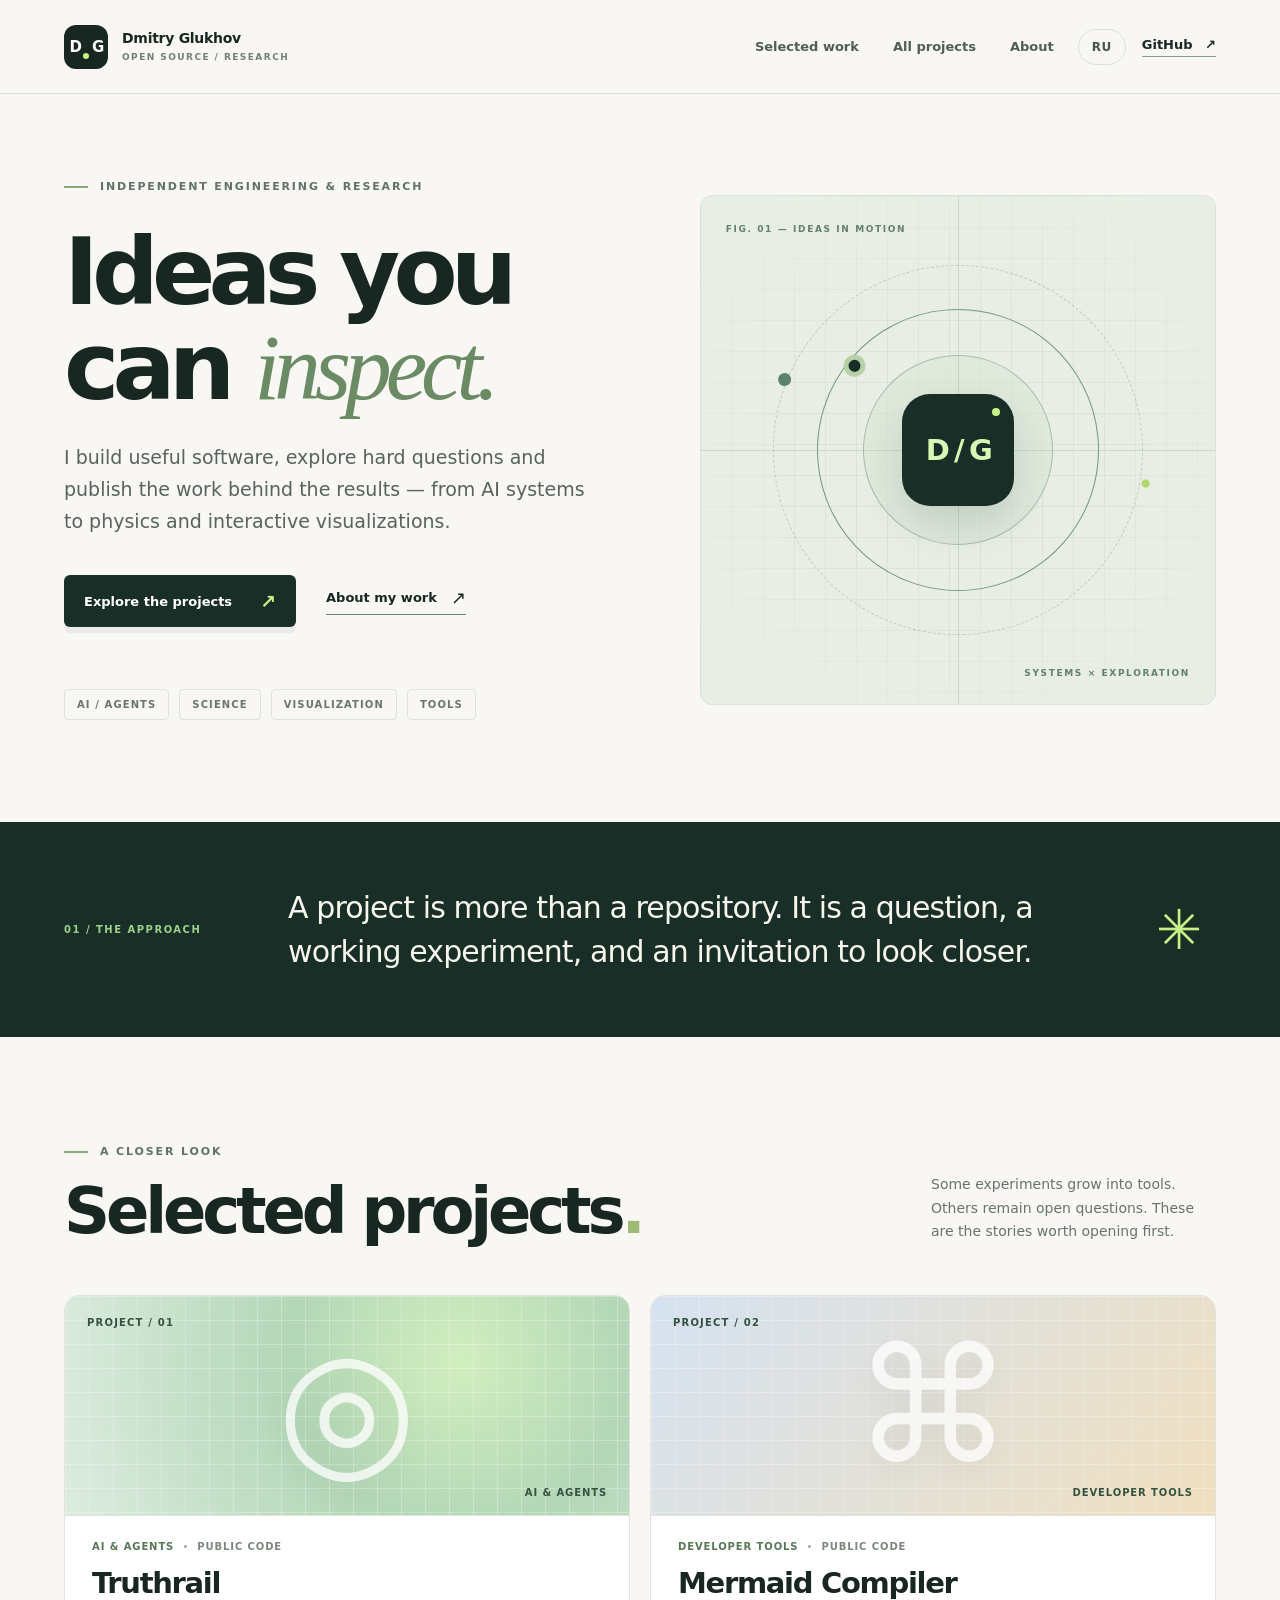
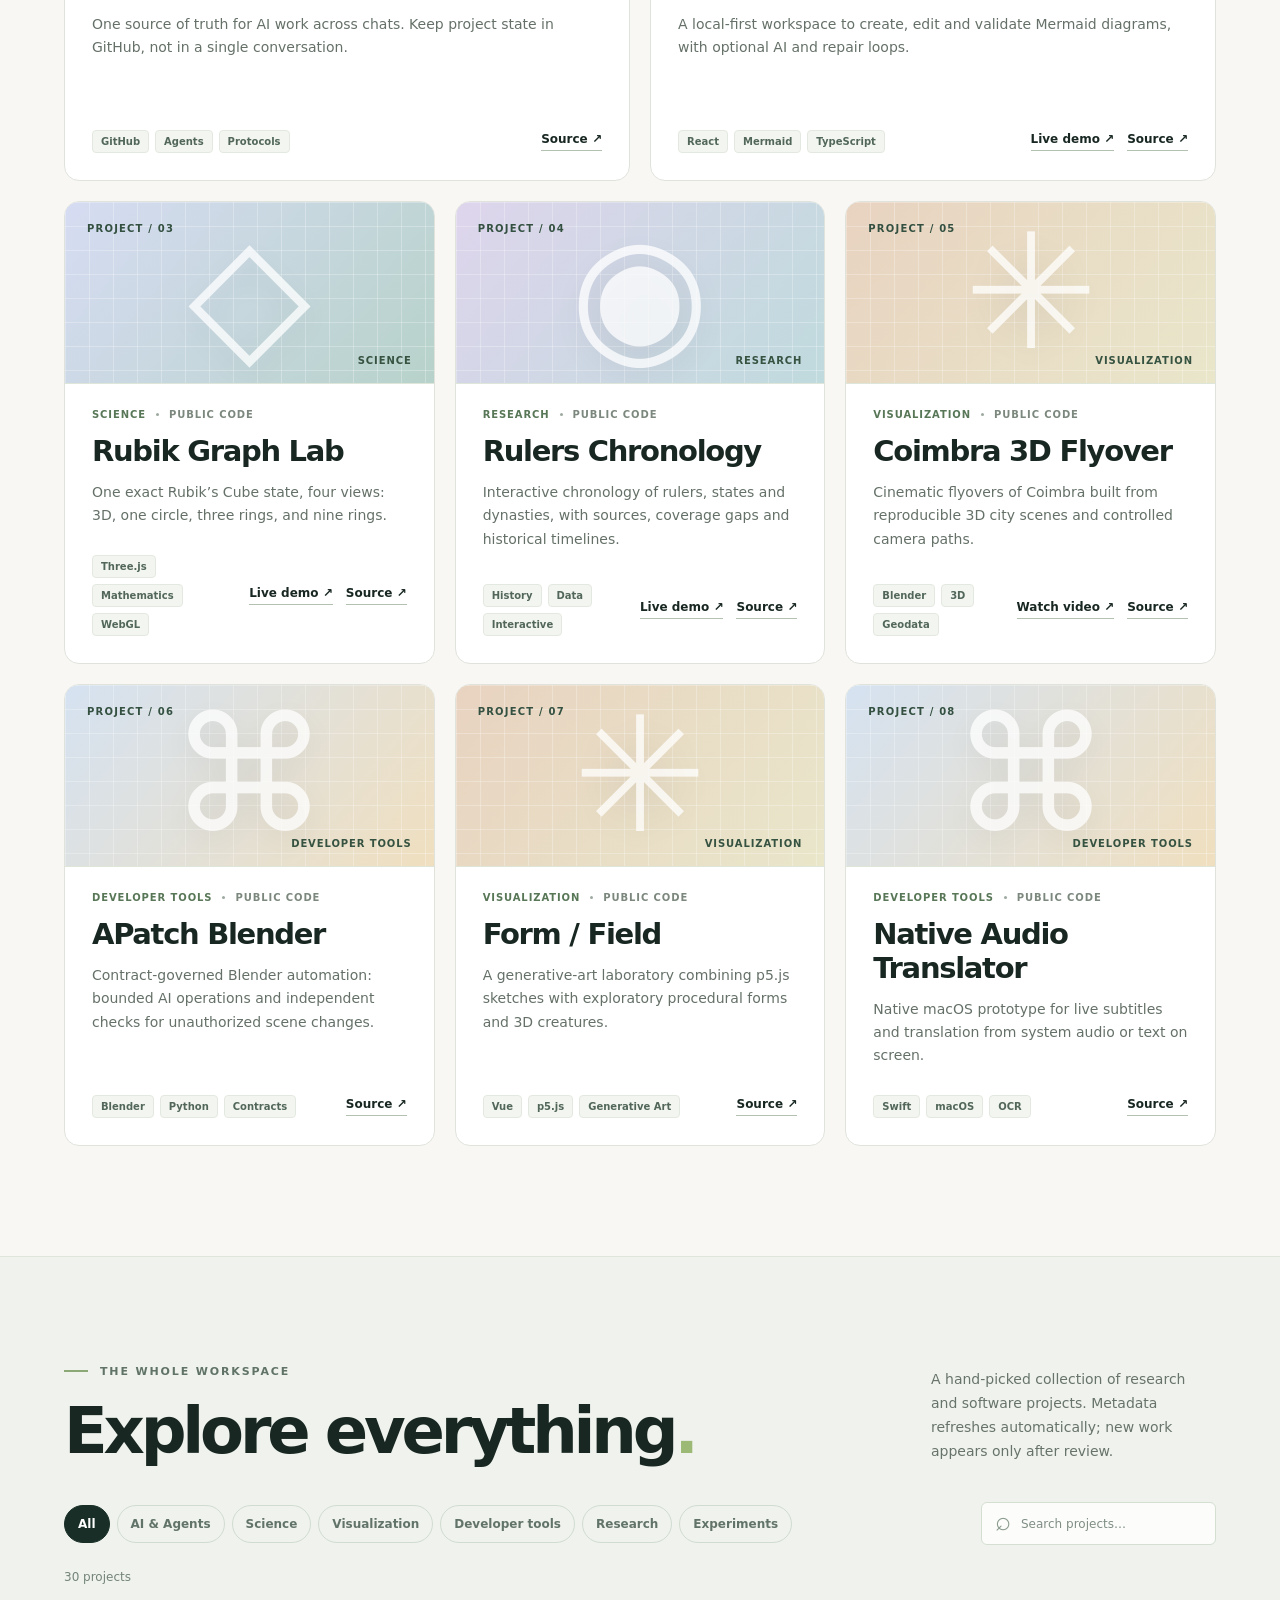
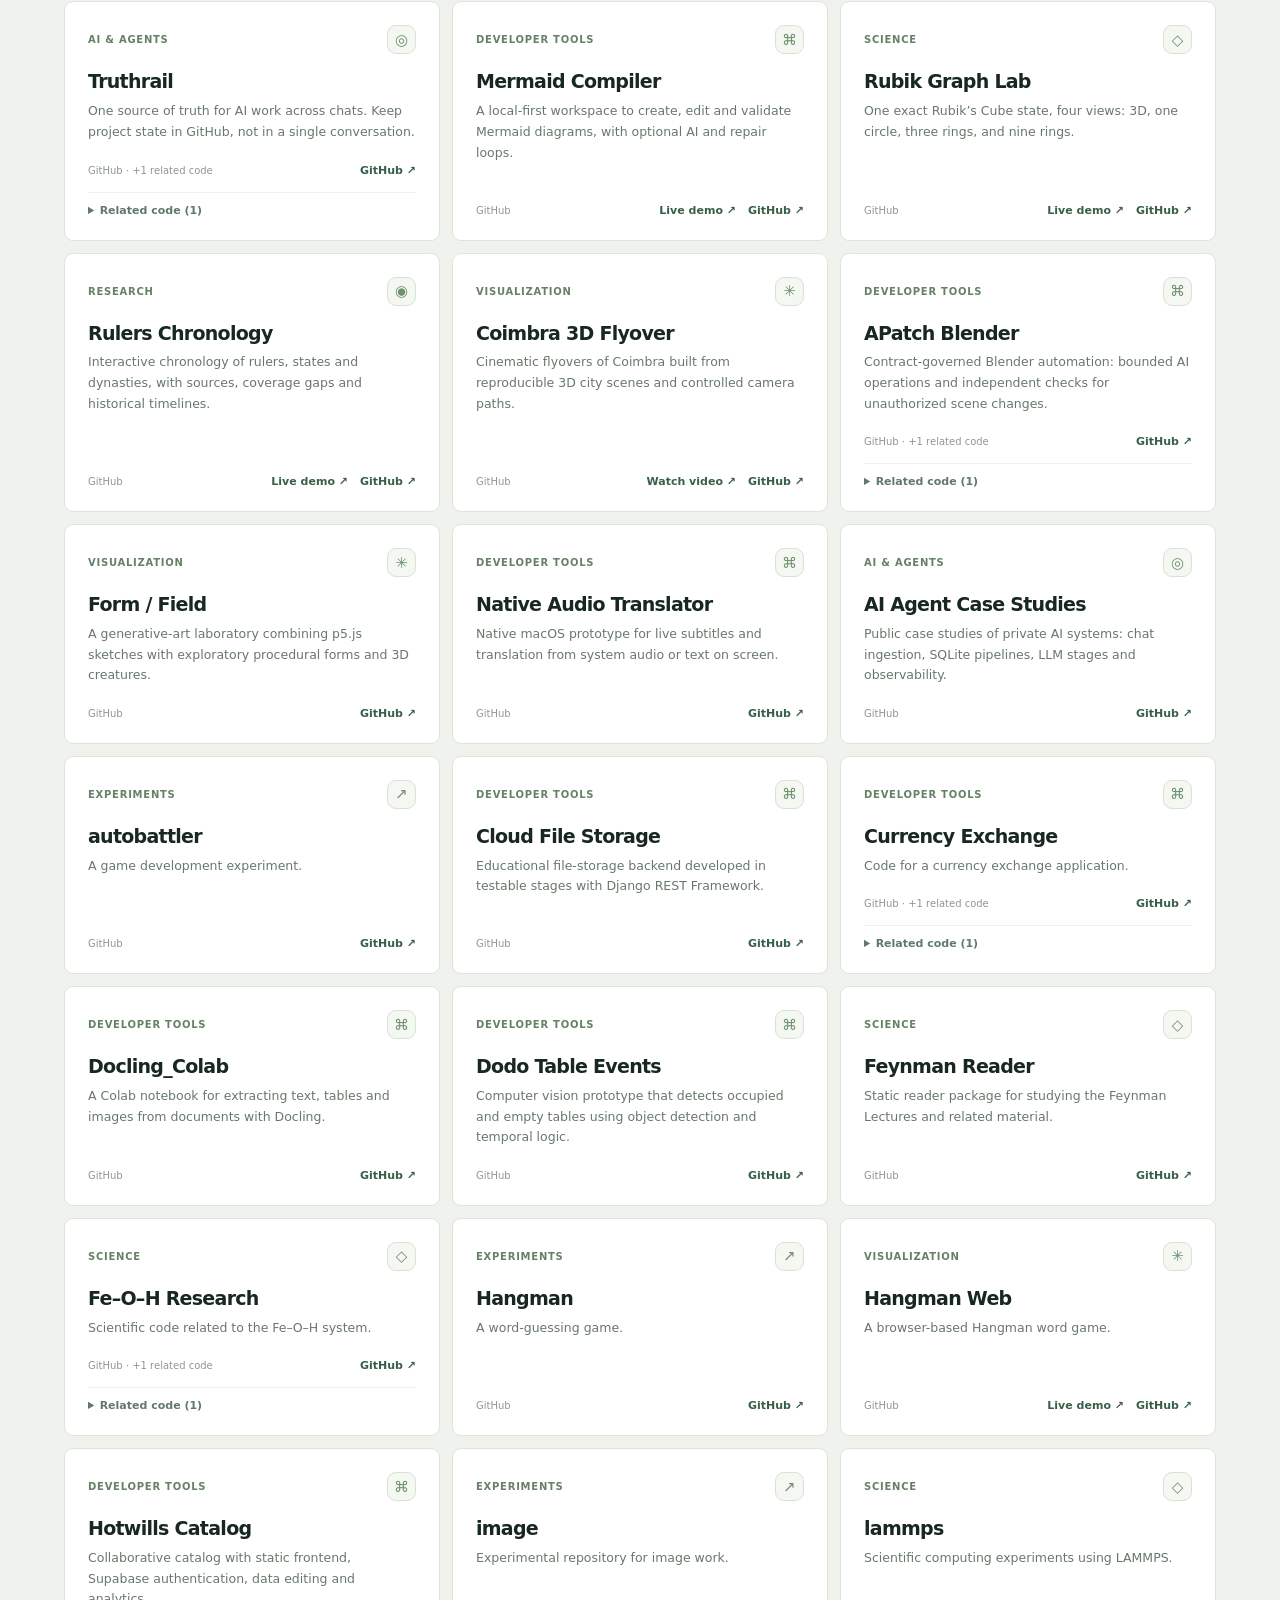
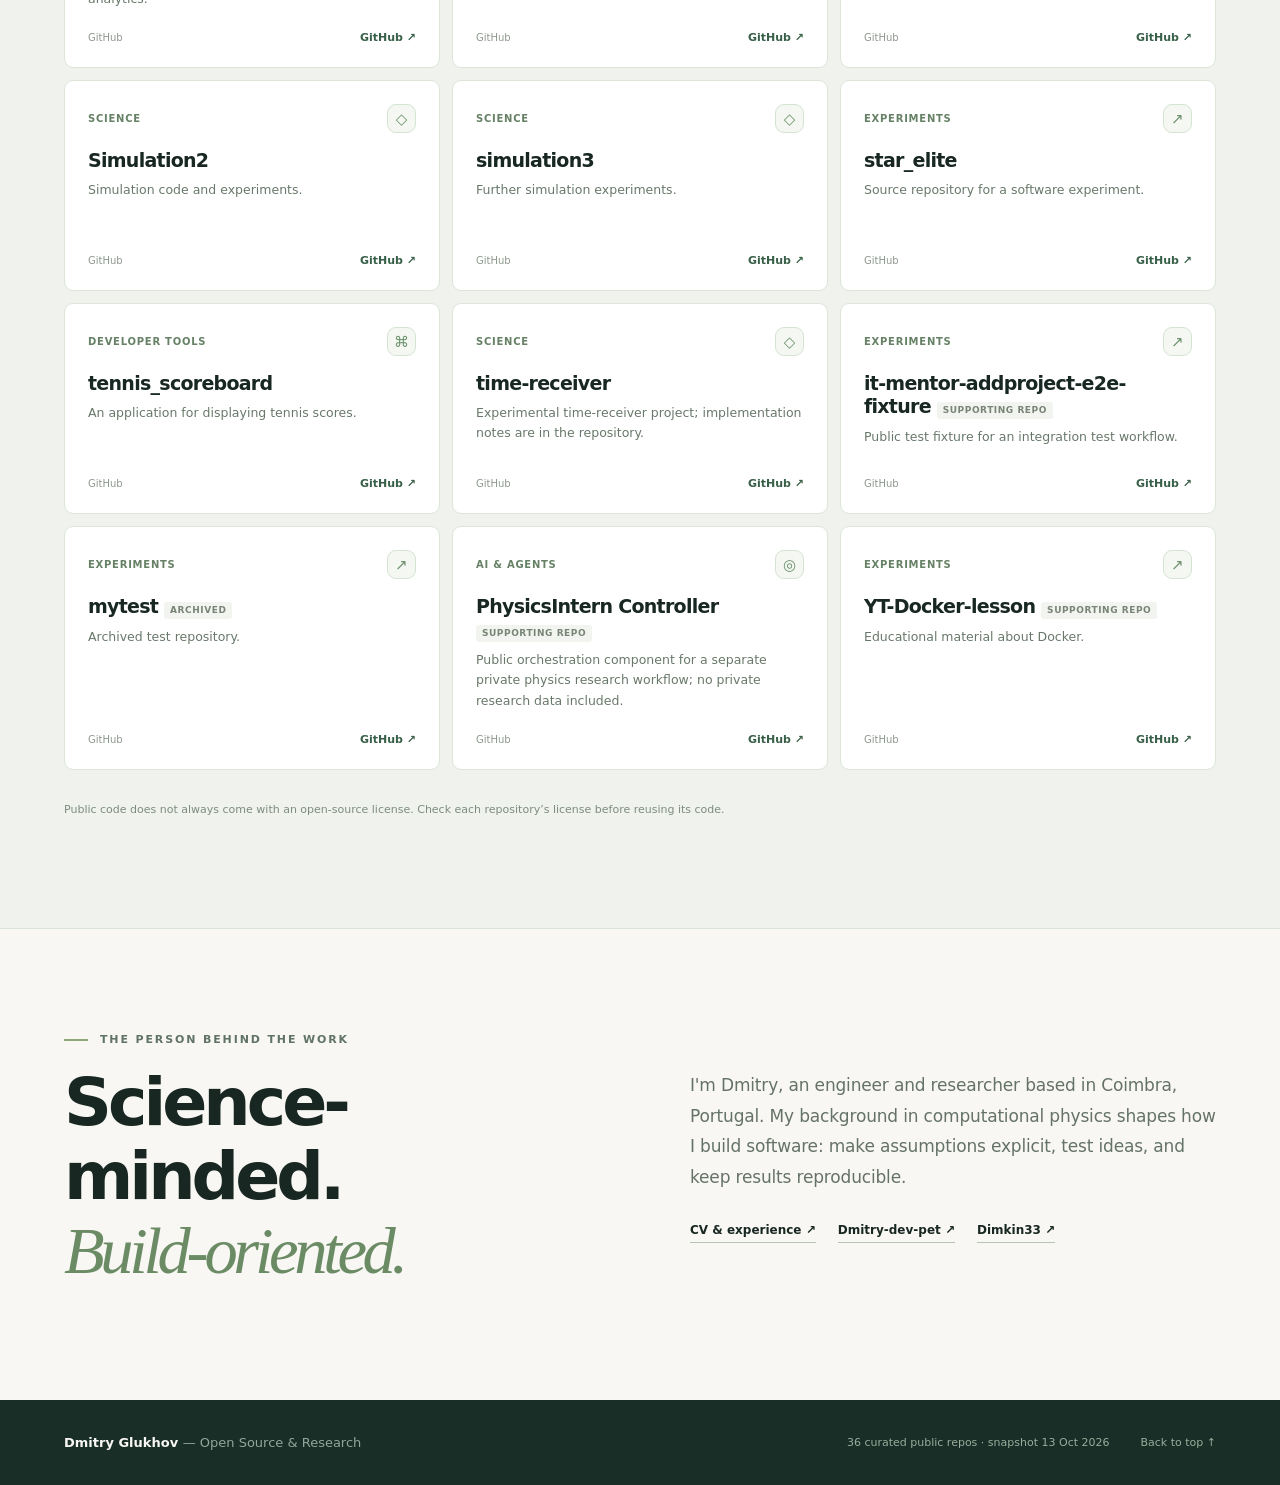
<file: web/index.html>
<!DOCTYPE html>
<html lang="en">
<head>
  <meta charset="utf-8">
  <meta name="viewport" content="width=device-width, initial-scale=1">
  <meta name="theme-color" content="#f8f7f4">
  <meta name="description" content="Open-source software and research projects by Dmitry Glukhov: AI agents, scientific computing, interactive visualizations and developer tools.">
  <meta property="og:type" content="website">
  <meta property="og:title" content="Dmitry Glukhov — Open Source & Research">
  <meta property="og:description" content="Ideas you can inspect. Software, scientific experiments, and interactive systems.">
  <meta property="og:url" content="https://dmitry-dev-pet.github.io/">
  <title>Dmitry Glukhov — Open Source & Research</title>
  <link rel="canonical" href="https://dmitry-dev-pet.github.io/">
  <link rel="icon" type="image/svg+xml" href="./favicon.svg">
  <link rel="stylesheet" href="./styles.css">
  <script src="./app.js" defer></script>
</head>
<body>
  <a class="skip-link" href="#main">Skip to content</a>
  <header class="site-header">
    <div class="shell header-content">
      <a href="#top" class="wordmark" aria-label="Dmitry Glukhov, home"><span class="mark" aria-hidden="true">D<span class="mark-dot"></span>G</span><span class="wordmark-text">Dmitry Glukhov<span class="wordmark-sub">OPEN SOURCE / RESEARCH</span></span></a>
      <nav class="desktop-nav" aria-label="Main navigation">
        <a href="#featured" data-i18n="navFeatured">Selected work</a>
        <a href="#all-projects" data-i18n="navExplore">All projects</a>
        <a href="#about" data-i18n="navAbout">About</a>
      </nav>
      <div class="nav-actions">
        <button class="language-toggle" id="language-toggle" type="button" aria-label="Switch language">RU</button>
        <a class="header-github" href="https://github.com/Dmitry-dev-pet" target="_blank" rel="noopener noreferrer" aria-label="GitHub profile">GitHub <span aria-hidden="true">↗</span></a>
      </div>
    </div>
  </header>

  <main id="main">
    <section class="hero shell" id="top" aria-labelledby="hero-title">
      <div class="hero-copy">
        <div class="eyebrow"><span class="eyebrow-line"></span><span data-i18n="heroEyebrow">Independent engineering & research</span></div>
        <h1 id="hero-title" data-i18n-html="heroTitle">Ideas you<br>can <em>inspect.</em></h1>
        <p class="hero-description" data-i18n="heroText">I build useful software, explore hard questions and publish the work behind the results — from AI systems to physics and interactive visualizations.</p>
        <div class="hero-actions">
          <a class="button primary-button" href="#featured"><span data-i18n="heroPrimary">Explore the projects</span><span aria-hidden="true">↗</span></a>
          <a class="text-link" href="https://dmitry-dev-pet.github.io/cv/" target="_blank" rel="noopener noreferrer"><span data-i18n="heroSecondary">About my work</span><span aria-hidden="true">↗</span></a>
        </div>
        <div class="hero-summary" aria-label="Project themes"><span>AI / AGENTS</span><span>SCIENCE</span><span>VISUALIZATION</span><span>TOOLS</span></div>
      </div>
      <div class="hero-art" aria-hidden="true">
        <div class="art-grid"></div>
        <div class="art-label top-label">FIG. 01 — IDEAS IN MOTION</div>
        <div class="orbit orbit-outer"><span class="orbit-node orbit-node-a"></span><span class="orbit-node orbit-node-b"></span></div>
        <div class="orbit orbit-mid"><span class="orbit-node orbit-node-c"></span></div>
        <div class="orbit orbit-inner"></div>
        <div class="art-core"><span>D / G</span><i></i></div>
        <div class="art-axis axis-v"></div><div class="art-axis axis-h"></div>
        <div class="art-label bottom-label">SYSTEMS × EXPLORATION</div>
      </div>
    </section>

    <section class="manifesto"><div class="shell manifesto-inner"><span class="manifesto-marker">01 / THE APPROACH</span><p data-i18n="manifesto">A project is more than a repository. It is a question, a working experiment, and an invitation to look closer.</p><span class="manifesto-decoration" aria-hidden="true">✳</span></div></section>

    <section class="section shell" id="featured" aria-labelledby="featured-title">
      <div class="section-heading"><div><div class="eyebrow"><span class="eyebrow-line"></span><span data-i18n="featuredEyebrow">A closer look</span></div><h2 id="featured-title" data-i18n-html="featuredTitle">Selected projects<span class="period">.</span></h2></div><p class="section-intro" data-i18n="featuredIntro">Some experiments grow into tools. Others remain open questions. These are the stories worth opening first.</p></div>
      <div id="featured-grid" class="featured-grid" aria-live="polite"><p class="loading-state">Loading selected projects…</p></div>
    </section>

    <section class="section catalog-section" id="all-projects" aria-labelledby="catalog-title"><div class="shell">
      <div class="section-heading catalog-heading"><div><div class="eyebrow"><span class="eyebrow-line"></span><span data-i18n="catalogEyebrow">The whole workspace</span></div><h2 id="catalog-title" data-i18n-html="catalogTitle">Explore everything<span class="period">.</span></h2></div><p class="section-intro" data-i18n="catalogIntro">A living index of public repositories from both GitHub accounts. Updated automatically; curated for humans.</p></div>
      <div class="catalog-controls"><div class="filter-row" id="category-filters" role="group" aria-label="Filter projects by category"></div><div class="search-wrap"><span class="search-icon" aria-hidden="true">⌕</span><label for="project-search" class="sr-only">Search projects</label><input id="project-search" type="search" placeholder="Search projects…" autocomplete="off"></div></div>
      <div class="catalog-meta"><span id="result-count" aria-live="polite"></span></div>
      <div id="catalog-grid" class="catalog-grid" aria-live="polite"></div>
      <p class="no-results" id="no-results" hidden data-i18n="noResults">No projects match this search. Try another category or keyword.</p>
      <p class="license-note" data-i18n="licenseNote">Public code does not always come with an open-source license. Check each repository’s license before reusing its code.</p>
    </div></section>

    <section class="about-section" id="about" aria-labelledby="about-title"><div class="shell about-grid"><div><div class="eyebrow"><span class="eyebrow-line"></span><span data-i18n="aboutEyebrow">The person behind the work</span></div><h2 id="about-title" data-i18n-html="aboutTitle">Science-minded.<br><em>Build-oriented.</em></h2></div><div class="about-text"><p data-i18n="aboutText">I'm Dmitry, an engineer and researcher based in Coimbra, Portugal. My background in computational physics shapes how I build software: make assumptions explicit, test ideas, and keep results reproducible.</p><div class="about-links"><a href="https://dmitry-dev-pet.github.io/cv/" target="_blank" rel="noopener noreferrer"><span data-i18n="aboutCV">CV & experience</span> ↗</a><a href="https://github.com/Dmitry-dev-pet" target="_blank" rel="noopener noreferrer">Dmitry-dev-pet ↗</a><a href="https://github.com/Dimkin33" target="_blank" rel="noopener noreferrer">Dimkin33 ↗</a></div></div></div></section>
  </main>

  <footer class="site-footer"><div class="shell footer-inner"><div class="footer-identity">Dmitry Glukhov <span>— Open Source & Research</span></div><div class="footer-right"><span id="last-sync">GitHub-backed catalog</span><a href="#top" data-i18n="backToTop">Back to top ↑</a></div></div></footer>
</body>
</html>
</file>
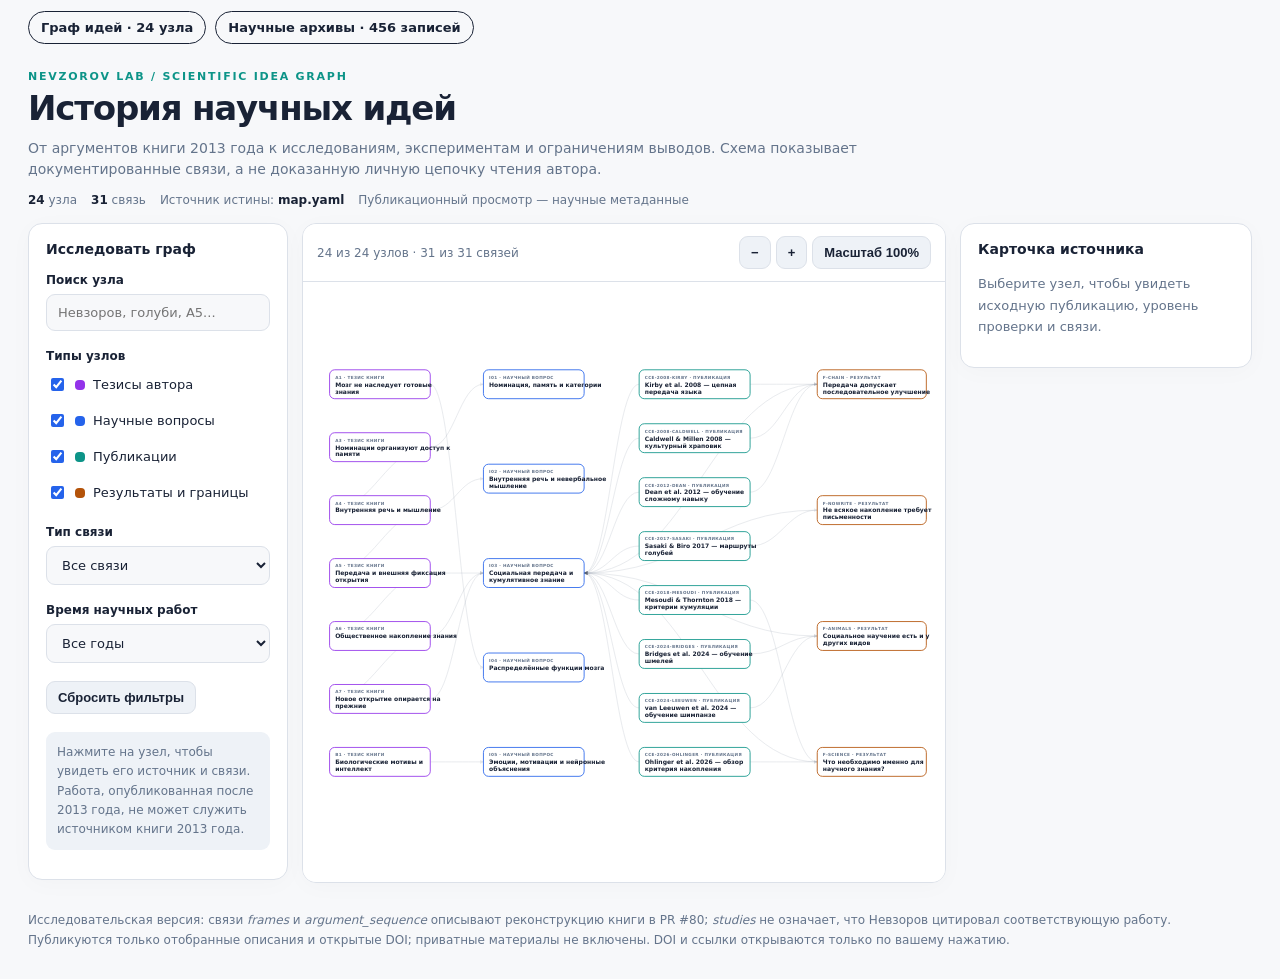
<file: web/nevzorov-science/index.html>
<!doctype html>
<html lang="ru">
<head>
<meta charset="utf-8">
<meta name="viewport" content="width=device-width,initial-scale=1">
<meta name="color-scheme" content="light dark">
<title>Nevzorov Lab · Граф научных идей</title>
<style>
:root { color-scheme:light dark; --bg:#f7f8fa; --paper:#ffffff; --text:#192235; --muted:#64748b; --stroke:#dce1e9; --subtle:#eef2f7; --blue:#2563eb; --purple:#9333ea; --teal:#0d9488; --amber:#b45309; }
@media (prefers-color-scheme:dark) { :root { --bg:#0b1120; --paper:#141d2c; --text:#f3f6fb; --muted:#a1aec0; --stroke:#354259; --subtle:#1e2b40; --blue:#93c5fd; --purple:#d8b4fe; --teal:#5eead4; --amber:#fbbf24; } }
* { box-sizing:border-box; }
body { margin:0; background:var(--bg); color:var(--text); font-family:ui-sans-serif,system-ui,-apple-system,BlinkMacSystemFont,"Segoe UI",sans-serif; }
header { max-width:1600px; margin:auto; padding:26px 28px 14px; }
h1 { font-size:clamp(23px,3vw,34px); line-height:1.14; letter-spacing:-.035em; margin:6px 0; }
.subtitle { color:var(--muted); line-height:1.55; max-width:900px; font-size:14px; margin:10px 0; }
.kicker { color:var(--teal); text-transform:uppercase; font-size:11px; font-weight:750; letter-spacing:.16em; }
.status { display:flex; align-items:center; gap:14px; flex-wrap:wrap; font-size:12px; color:var(--muted); margin:12px 0 2px; }
.status strong { color:var(--text); font-variant-numeric:tabular-nums; }
.layout { max-width:1600px; padding:0 28px 28px; margin:auto; display:grid; grid-template-columns:260px minmax(0,1fr) 292px; gap:14px; align-items:start; }
.panel { border:1px solid var(--stroke); border-radius:14px; background:var(--paper); box-shadow:0 4px 25px rgba(4,11,23,.025); }
.controls,.inspector { padding:17px; }
.controls h2,.inspector h2 { font-size:14px; margin:0 0 16px; }
.control { margin:12px 0 18px; }
label,.control-label { display:block; font-size:12px; font-weight:650; margin-bottom:7px; }
input[type=search],select { width:100%; min-width:0; background:var(--bg); color:var(--text); border:1px solid var(--stroke); border-radius:9px; padding:10px 11px; font:inherit; font-size:13px; }
.type-row { display:flex; align-items:center; gap:8px; padding:5px 1px; font-size:13px; cursor:pointer; font-weight:450; }
.type-row input { accent-color:var(--blue); }
.swatch { display:inline-block; width:10px; height:10px; border-radius:4px; flex-shrink:0; }
.swatch.idea { background:var(--blue); } .swatch.claim { background:var(--purple); } .swatch.study { background:var(--teal); } .swatch.finding { background:var(--amber); }
button { border:1px solid var(--stroke); color:var(--text); background:var(--subtle); border-radius:9px; padding:8px 11px; font-size:13px; font-weight:600; cursor:pointer; }
button:hover { border-color:var(--blue); }
.viewer { overflow:auto; position:relative; min-height:660px; }
.toolbar { display:flex; align-items:center; justify-content:space-between; padding:12px 14px; border-bottom:1px solid var(--stroke); gap:6px; flex-wrap:wrap; }
.toolbar p { font-size:12px; color:var(--muted); margin:0; }
.zoom { display:flex; gap:5px; }
.graph-frame { min-width:690px; }
svg { display:block; width:100%; height:auto; min-height:570px; touch-action:pan-x pan-y; }
.node { cursor:pointer; outline:none; }
.node rect { fill:var(--paper); stroke-width:1.8px; rx:11px; }
.node.idea rect { stroke:var(--blue); } .node.claim rect { stroke:var(--purple); } .node.study rect { stroke:var(--teal); } .node.finding rect { stroke:var(--amber); }
.node .type { font-size:9px; letter-spacing:.08em; fill:var(--muted); font-weight:750; }
.node .title { font-size:13px; fill:var(--text); font-weight:650; }
.node.selected rect,.node:focus rect { stroke-width:3.4px; filter:drop-shadow(0 3px 6px rgba(0,0,0,.12)); }
.edge { fill:none; stroke:var(--muted); stroke-width:1.25; opacity:.24; }
.edge.active { stroke:var(--blue); stroke-width:2.7; opacity:1; }
.edge.off { opacity:.04; }
.node.off { opacity:.17; }
.node:hover rect { stroke-width:3; }
.hint { margin:12px 0; padding:11px; border-radius:9px; font-size:12px; line-height:1.6; color:var(--muted); background:var(--subtle); }
.inspector h3 { font-size:18px; line-height:1.3; margin:0 0 10px; }
.inspector p { font-size:13px; color:var(--muted); line-height:1.65; }
.meta { font-size:11px; font-weight:650; letter-spacing:.05em; color:var(--muted); text-transform:uppercase; margin:12px 0 5px; }
a { color:var(--blue); text-decoration:none; overflow-wrap:anywhere; }
a:hover { text-decoration:underline; }
.rel { border-top:1px solid var(--stroke); padding:10px 0; font-size:12px; line-height:1.6; }
.rel strong { font-size:12px; }
.rel .direction { color:var(--muted); font-size:11px; margin-bottom:3px; }
.footer { max-width:1600px; margin:0 auto; padding:0 28px 28px; font-size:12px; line-height:1.65; color:var(--muted); }
@media(max-width:1120px){.layout{grid-template-columns:250px minmax(0,1fr)}.inspector{grid-column:1/-1}}
@media(max-width:690px){header{padding:19px 14px 10px}.layout{padding:0 10px 18px;display:flex;flex-direction:column}.layout>.panel{width:100%}.viewer{min-height:420px}.graph-frame{min-width:690px}.controls{display:grid;grid-template-columns:1fr 1fr;gap:12px}.controls h2{grid-column:1/-1}.control{margin:0}.footer{padding:0 14px 18px}}
</style>
</head>
<body>
<nav style="padding:11px 28px 0;max-width:1600px;margin:auto;display:flex;flex-wrap:wrap;gap:9px;font:600 13px system-ui,sans-serif"><a href="./" aria-current="page" style="color:inherit;border:1px solid currentColor;border-radius:999px;padding:8px 12px;text-decoration:none">Граф идей · 24 узла</a><a href="bibliography.html" style="color:inherit;border:1px solid currentColor;border-radius:999px;padding:8px 12px;text-decoration:none">Научные архивы · 456 записей</a></nav>
<header>
<div class="kicker">Nevzorov Lab / Scientific Idea Graph</div>
<h1>История научных идей</h1>
<p class="subtitle">От аргументов книги 2013 года к исследованиям, экспериментам и ограничениям выводов. Схема показывает документированные связи, а не доказанную личную цепочку чтения автора.</p>
<div class="status"><span><strong id="count-nodes">24</strong> узла</span><span><strong id="count-edges">31</strong> связь</span><span>Источник истины: <strong>map.yaml</strong></span><span>Публикационный просмотр — научные метаданные</span></div>
</header>
<main class="layout">
<aside class="panel controls" aria-label="Фильтры графа">
<h2>Исследовать граф</h2>
<div class="control"><label for="search">Поиск узла</label><input id="search" type="search" placeholder="Невзоров, голуби, A5..."></div>
<div class="control"><div class="control-label">Типы узлов</div>
<label class="type-row"><input type="checkbox" data-type="claim" checked><span class="swatch claim"></span>Тезисы автора</label>
<label class="type-row"><input type="checkbox" data-type="idea" checked><span class="swatch idea"></span>Научные вопросы</label>
<label class="type-row"><input type="checkbox" data-type="study" checked><span class="swatch study"></span>Публикации</label>
<label class="type-row"><input type="checkbox" data-type="finding" checked><span class="swatch finding"></span>Результаты и границы</label>
</div>
<div class="control"><label for="edge-filter">Тип связи</label><select id="edge-filter"><option value="">Все связи</option></select></div>
<div class="control"><label for="era">Время научных работ</label><select id="era"><option value="all">Все годы</option><option value="early">До 2014</option><option value="modern">2014 и позже</option><option value="latest">2024 и позже</option></select></div>
<div class="control"><button type="button" id="clear">Сбросить фильтры</button></div>
<div class="hint">Нажмите на узел, чтобы увидеть его источник и связи. Работа, опубликованная после 2013 года, не может служить источником книги 2013 года.</div>
</aside>
<section class="panel viewer" aria-label="Граф научных идей">
<div class="toolbar"><p id="visible-count" aria-live="polite">Загрузка...</p><div class="zoom"><button id="minus" type="button" title="Уменьшить">−</button><button id="plus" type="button" title="Увеличить">+</button><button id="reset-zoom" type="button">Масштаб 100%</button></div></div>
<div class="graph-frame"><svg id="network" viewBox="0 0 1480 960" role="img" aria-label="Ориентированный граф исследований с интерактивными узлами">
<defs><marker id="arrow" markerWidth="7" markerHeight="7" refX="6" refY="3.5" orient="auto"><path d="M0 0 L7 3.5 L0 7 z" fill="currentColor" opacity=".32"></path></marker></defs>
<g id="edge-layer"></g><g id="node-layer"></g></svg></div>
</section>
<aside class="panel inspector" id="inspector" aria-live="polite" aria-label="Подробности выбранного узла"><h2>Карточка источника</h2><p>Выберите узел графа. Здесь появятся его статус, доказательства и соседние связи.</p></aside>
</main>
<p class="footer">Исследовательская версия: связи <em>frames</em> и <em>argument_sequence</em> описывают реконструкцию книги в PR #80; <em>studies</em> не означает, что Невзоров цитировал соответствующую работу. Публикуются только отобранные описания и открытые DOI; приватные материалы не включены. DOI и ссылки открываются только по вашему нажатию.</p>
<script id="graph-json" type="application/json">{"schema_version":1,"map_id":"SCI-HIST-20261104","nodes":[{"id":"I01","type":"idea","label":"Номинация, память и категории","description":"Узлы книги: A3","status":"existing_draft_research","url":null,"year":null,"locator":null},{"id":"I02","type":"idea","label":"Внутренняя речь и невербальное мышление","description":"Узлы книги: A4","status":"queued","url":null,"year":null,"locator":null},{"id":"I03","type":"idea","label":"Социальная передача и кумулятивное знание","description":"Узлы книги: A5, A6, A7","status":"preliminary_evidence_map","url":null,"year":null,"locator":null},{"id":"I04","type":"idea","label":"Распределённые функции мозга","description":"Узлы книги: A0, A1","status":"reading_started","url":null,"year":null,"locator":null},{"id":"I05","type":"idea","label":"Эмоции, мотивации и нейронные объяснения","description":"Узлы книги: B1","status":"preliminary_research","url":null,"year":null,"locator":null},{"id":"A1","type":"claim","label":"Мозг не наследует готовые знания","description":"Тезис автора в CAPUT V ¶287–293; черновая реконструкция PR #80.","status":"author_argument_in_draft","url":null,"year":null,"locator":"CAPUT V ¶287–293"},{"id":"A3","type":"claim","label":"Номинации организуют доступ к памяти","description":"Тезис автора в CAPUT VII ¶103–123; черновая реконструкция PR #80.","status":"author_argument_in_draft","url":null,"year":null,"locator":"CAPUT VII ¶103–123"},{"id":"A4","type":"claim","label":"Внутренняя речь и мышление","description":"Тезис автора в CAPUT VII ¶127–174; черновая реконструкция PR #80.","status":"author_argument_in_draft","url":null,"year":null,"locator":"CAPUT VII ¶127–174"},{"id":"A5","type":"claim","label":"Передача и внешняя фиксация открытия","description":"Тезис автора в CAPUT VI ¶64–69; черновая реконструкция PR #80.","status":"author_argument_in_draft","url":null,"year":null,"locator":"CAPUT VI ¶64–69"},{"id":"A6","type":"claim","label":"Общественное накопление знания","description":"Тезис автора в CONCLUSIO ¶0–7; черновая реконструкция PR #80.","status":"author_argument_in_draft","url":null,"year":null,"locator":"CONCLUSIO ¶0–7"},{"id":"A7","type":"claim","label":"Новое открытие опирается на прежние","description":"Тезис автора в CONCLUSIO ¶4–6; черновая реконструкция PR #80.","status":"author_argument_in_draft","url":null,"year":null,"locator":"CONCLUSIO ¶4–6"},{"id":"B1","type":"claim","label":"Биологические мотивы и интеллект","description":"Тезис автора в CONCLUSIO ¶8, ¶29, ¶32–40; черновая реконструкция PR #80.","status":"author_argument_in_draft","url":null,"year":null,"locator":"CONCLUSIO ¶8, ¶29, ¶32–40"},{"id":"CCE-2008-KIRBY","type":"study","label":"Kirby et al. 2008 — цепная передача языка","description":"2008 · sequential_human_artificial_language_experiment; статус: primary_article_reviewed; цитирование автором: unverified","status":"primary_article_reviewed","url":"https://doi.org/10.1073/pnas.0707835105","year":2008,"locator":null},{"id":"CCE-2008-CALDWELL","type":"study","label":"Caldwell & Millen 2008 — культурный храповик","description":"2008 · review; статус: abstract_checked; цитирование автором: unverified","status":"abstract_checked","url":"https://doi.org/10.1098/rstb.2008.0133","year":2008,"locator":null},{"id":"CCE-2012-DEAN","type":"study","label":"Dean et al. 2012 — обучение сложному навыку","description":"2012 · comparative_behavioral_experiment; статус: primary_article_reviewed; цитирование автором: unverified","status":"primary_article_reviewed","url":"https://doi.org/10.1126/science.1213969","year":2012,"locator":null},{"id":"CCE-2017-SASAKI","type":"study","label":"Sasaki & Biro 2017 — маршруты голубей","description":"2017 · homing_pigeon_experiment; статус: abstract_checked; цитирование автором: impossible_post_2013","status":"abstract_checked","url":"https://doi.org/10.1038/ncomms15049","year":2017,"locator":null},{"id":"CCE-2018-MESOUDI","type":"study","label":"Mesoudi & Thornton 2018 — критерии кумуляции","description":"2018 · synthesis_criteria; статус: abstract_and_definitions_checked; цитирование автором: impossible_post_2013","status":"abstract_and_definitions_checked","url":"https://doi.org/10.1098/rspb.2018.0712","year":2018,"locator":null},{"id":"CCE-2024-BRIDGES","type":"study","label":"Bridges et al. 2024 — обучение шмелей","description":"2024 · bumblebee_social_learning_experiment; статус: abstract_checked; цитирование автором: impossible_post_2013","status":"abstract_checked","url":"https://doi.org/10.1038/s41586-024-07126-4","year":2024,"locator":null},{"id":"CCE-2024-LEEUWEN","type":"study","label":"van Leeuwen et al. 2024 — обучение шимпанзе","description":"2024 · chimpanzee_social_learning_experiment; статус: abstract_checked; цитирование автором: impossible_post_2013","status":"abstract_checked","url":"https://doi.org/10.1038/s41562-024-01836-5","year":2024,"locator":null},{"id":"CCE-2026-OHLINGER","type":"study","label":"Ohlinger et al. 2026 — обзор критерия накопления","description":"2026 · review; статус: abstract_checked; цитирование автором: impossible_post_2013","status":"abstract_checked","url":"https://doi.org/10.1016/j.tree.2026.03.003","year":2026,"locator":null},{"id":"F-CHAIN","type":"finding","label":"Передача допускает последовательное улучшение","description":"Передаваемое решение может изменяться через поколения учеников; условия и критерии кумуляции различаются.","status":"supported_in_specific_designs","url":null,"year":null,"locator":null},{"id":"F-NOWRITE","type":"finding","label":"Не всякое накопление требует письменности","description":"Улучшение навигации голубей ограничивает сильное утверждение о необходимости письма для всякой кумуляции; не опровергает преимущества внешней записи.","status":"cross_species_scope_limited","url":null,"year":null,"locator":null},{"id":"F-ANIMALS","type":"finding","label":"Социальное научение есть и у других видов","description":"Шмели и шимпанзе могут социально осваивать сложный навык; само по себе это не доказательство долговременной научной культуры.","status":"cross_species_scope_limited","url":null,"year":null,"locator":null},{"id":"F-SCIENCE","type":"finding","label":"Что необходимо именно для научного знания?","description":"Открытый вопрос об отличии повторяемой науки от социальной передачи навыка: критика, воспроизведение, архив, институты, язык.","status":"open_question","url":null,"year":null,"locator":null}],"edges":[{"id":"R001","source":"A1","target":"I04","kind":"frames","evidence":null,"note":"Анатомия не содержит готовых приобретённых знаний."},{"id":"R002","source":"A3","target":"I01","kind":"frames","evidence":null,"note":"Восстановленный тезис A3, не утверждение о доказанности гиппокампального механизма."},{"id":"R003","source":"A4","target":"I02","kind":"frames","evidence":null,"note":"Внутренняя речь не тождественна всякому невербальному мышлению."},{"id":"R004","source":"A5","target":"I03","kind":"frames","evidence":null,"note":"Переход от открытия к передаче другим."},{"id":"R005","source":"A6","target":"I03","kind":"frames","evidence":null,"note":"Знания предшествующих поколений как ресурс нового знания."},{"id":"R006","source":"A7","target":"I03","kind":"frames","evidence":null,"note":"Последовательность открытий представлена автором как наращивание."},{"id":"R007","source":"B1","target":"I05","kind":"frames","evidence":null,"note":"Отдельная от A5–A7 линия о мотивации."},{"id":"R008","source":"A3","target":"A4","kind":"argument_sequence","evidence":null,"note":"Последовательность звеньев в реконструкции PR #80, не нейронная причинность."},{"id":"R009","source":"A4","target":"A5","kind":"argument_sequence","evidence":null,"note":"Переход от словесных операций к социальной передаче."},{"id":"R010","source":"A5","target":"A6","kind":"argument_sequence","evidence":null,"note":"Переход от передачи к коллективному запасу знаний."},{"id":"R011","source":"A6","target":"A7","kind":"argument_sequence","evidence":null,"note":"Переход от накопленного знания к последующим открытиям."},{"id":"R012","source":"CCE-2008-KIRBY","target":"I03","kind":"studies","evidence":"https://doi.org/10.1073/pnas.0707835105","note":"Сравнительное исследование темы; не означает, что Невзоров цитировал эту работу."},{"id":"R013","source":"CCE-2008-CALDWELL","target":"I03","kind":"studies","evidence":"https://doi.org/10.1098/rstb.2008.0133","note":"Сравнительное исследование темы; не означает, что Невзоров цитировал эту работу."},{"id":"R014","source":"CCE-2012-DEAN","target":"I03","kind":"studies","evidence":"https://doi.org/10.1126/science.1213969","note":"Сравнительное исследование темы; не означает, что Невзоров цитировал эту работу."},{"id":"R015","source":"CCE-2017-SASAKI","target":"I03","kind":"studies","evidence":"https://doi.org/10.1038/ncomms15049","note":"Сравнительное исследование темы; не означает, что Невзоров цитировал эту работу."},{"id":"R016","source":"CCE-2018-MESOUDI","target":"I03","kind":"studies","evidence":"https://doi.org/10.1098/rspb.2018.0712","note":"Сравнительное исследование темы; не означает, что Невзоров цитировал эту работу."},{"id":"R017","source":"CCE-2024-BRIDGES","target":"I03","kind":"studies","evidence":"https://doi.org/10.1038/s41586-024-07126-4","note":"Сравнительное исследование темы; не означает, что Невзоров цитировал эту работу."},{"id":"R018","source":"CCE-2024-LEEUWEN","target":"I03","kind":"studies","evidence":"https://doi.org/10.1038/s41562-024-01836-5","note":"Сравнительное исследование темы; не означает, что Невзоров цитировал эту работу."},{"id":"R019","source":"CCE-2026-OHLINGER","target":"I03","kind":"studies","evidence":"https://doi.org/10.1016/j.tree.2026.03.003","note":"Сравнительное исследование темы; не означает, что Невзоров цитировал эту работу."},{"id":"R020","source":"CCE-2008-KIRBY","target":"F-CHAIN","kind":"supports_narrowly","evidence":"https://doi.org/10.1073/pnas.0707835105","note":"Структура языка изменялась в цепной передаче."},{"id":"R021","source":"CCE-2012-DEAN","target":"F-CHAIN","kind":"supports_narrowly","evidence":"https://doi.org/10.1126/science.1213969","note":"Успех сложного навыка связан с формами социального обучения в конкретной задаче."},{"id":"R022","source":"CCE-2008-CALDWELL","target":"F-CHAIN","kind":"provides_framework","evidence":"https://doi.org/10.1098/rstb.2008.0133","note":"Методологическое обсуждение эффекта храповика, не самостоятельный универсальный эксперимент."},{"id":"R023","source":"CCE-2017-SASAKI","target":"F-NOWRITE","kind":"supports_narrowly","evidence":"https://doi.org/10.1038/ncomms15049","note":"Сохранение и улучшение навигационного маршрута без письменности."},{"id":"R024","source":"CCE-2024-BRIDGES","target":"F-ANIMALS","kind":"supports_narrowly","evidence":"https://doi.org/10.1038/s41586-024-07126-4","note":"Обучение сложной двухшаговой задаче у шмелей."},{"id":"R025","source":"CCE-2024-LEEUWEN","target":"F-ANIMALS","kind":"supports_narrowly","evidence":"https://doi.org/10.1038/s41562-024-01836-5","note":"Социальное освоение сложного навыка шимпанзе, без обобщения до всей человеческой культуры."},{"id":"R026","source":"CCE-2018-MESOUDI","target":"F-SCIENCE","kind":"defines_criteria","evidence":"https://doi.org/10.1098/rspb.2018.0712","note":"Различение минимальных и расширенных критериев кумулятивной культуры."},{"id":"R027","source":"CCE-2026-OHLINGER","target":"F-SCIENCE","kind":"qualifies","evidence":"https://doi.org/10.1016/j.tree.2026.03.003","note":"Обзор подчёркивает неодинаковость механизмов и ограничения строгих тестов."},{"id":"R028","source":"F-CHAIN","target":"I03","kind":"refines","evidence":null,"note":"Разделение передачи и последующего улучшения."},{"id":"R029","source":"F-NOWRITE","target":"I03","kind":"limits_generalization","evidence":null,"note":"Не приписывать Невзорову отрицание устной передачи; ограничение относится к возможной сильной интерпретации."},{"id":"R030","source":"F-ANIMALS","target":"I03","kind":"limits_generalization","evidence":null,"note":"Социальное научение у животных не доказывает полный механизм человеческой науки."},{"id":"R031","source":"F-SCIENCE","target":"I03","kind":"raises_question","evidence":null,"note":"Открытый вопрос о механизмах проверяемого коллективного знания."}]}</script>
<script>
(function(){
"use strict";
var data=JSON.parse(document.getElementById("graph-json").textContent);
var byId=new Map(data.nodes.map(function(n){return [n.id,n];}));
var types=["claim","idea","study","finding"];
var labels={claim:"ТЕЗИС КНИГИ",idea:"НАУЧНЫЙ ВОПРОС",study:"ПУБЛИКАЦИЯ",finding:"РЕЗУЛЬТАТ"};
var state={selected:null,zoom:1};
var svg=document.getElementById("network");
var edgesLayer=document.getElementById("edge-layer"),nodesLayer=document.getElementById("node-layer");
var search=document.getElementById("search"),edgeFilter=document.getElementById("edge-filter"),era=document.getElementById("era");
var inspector=document.getElementById("inspector");
var NS="http://www.w3.org/2000/svg";
var positions={};
var columns={claim:165,idea:495,study:840,finding:1220};
var widths={claim:216,idea:216,study:238,finding:234};
function el(tag,attrs){var x=document.createElementNS(NS,tag);Object.keys(attrs||{}).forEach(function(k){x.setAttribute(k,attrs[k]);});return x;}
function html(tag,text,className){var x=document.createElement(tag);if(text!==undefined)x.textContent=text;if(className)x.className=className;return x;}
function urlAllowed(link){return typeof link==="string"&&(link.startsWith("https://github.com/")||link.startsWith("https://doi.org/")||/^[a-z0-9./_-]+\.md$/.test(link));}
function href(label,url){var a=html("a",label);if(urlAllowed(url)){a.href=url;a.target="_blank";a.rel="noopener noreferrer";}else{a.textContent=label+" (внутренний источник не опубликован)";}return a;}
function layout(){types.forEach(function(type){var g=data.nodes.filter(function(n){return n.type===type;});g.forEach(function(n,i){positions[n.id]={x:columns[type],y:88+(g.length===1?440:i*810/(g.length-1)),w:widths[type],h:62};});});}
function visible(){var enabled=new Set(Array.from(document.querySelectorAll("[data-type]")).filter(function(x){return x.checked;}).map(function(x){return x.getAttribute("data-type");}));
var dateMode=era.value,words=search.value.trim().toLocaleLowerCase("ru");
var pool=data.nodes.filter(function(n){if(!enabled.has(n.type))return false;if(n.type==="study"&&dateMode!=="all"){if(dateMode==="early"&&n.year>2013)return false;if(dateMode==="modern"&&n.year<2014)return false;if(dateMode==="latest"&&n.year<2024)return false;}return true;});
if(!words)return pool;
var hits=new Set(pool.filter(function(n){return [n.id,n.label,n.description,n.status].join(" ").toLocaleLowerCase("ru").includes(words);}).map(function(n){return n.id;}));
var neighbor=new Set(hits);
data.edges.forEach(function(e){if(hits.has(e.source))neighbor.add(e.target);if(hits.has(e.target))neighbor.add(e.source);});
return pool.filter(function(n){return neighbor.has(n.id);});
}
function curve(a,b){var x1=a.x+a.w/2,x2=b.x-b.w/2;if(a.x>b.x){x1=a.x-a.w/2;x2=b.x+b.w/2;}var dir=x2>=x1?1:-1;var span=Math.max(52,Math.abs(x2-x1)*.45);return "M"+x1+","+a.y+" C"+(x1+dir*span)+","+a.y+" "+(x2-dir*span)+","+b.y+" "+x2+","+b.y;}
function lines(str,max){var words=str.split(/\s+/),out=[""];words.forEach(function(w){var k=out.length-1,tryLine=(out[k]?out[k]+" ":"")+w;if(tryLine.length>max&&out[k]&&out.length<2){out.push(w);}else if(tryLine.length>max){out[k]=tryLine.slice(0,max-1)+"…";}else{out[k]=tryLine;}});return out.slice(0,2);}
function render(){
var show=visible(),set=new Set(show.map(function(n){return n.id;})),kind=edgeFilter.value;
var egs=data.edges.filter(function(e){return set.has(e.source)&&set.has(e.target)&&(!kind||e.kind===kind);});
edgesLayer.replaceChildren();nodesLayer.replaceChildren();
var focus=state.selected,neighbor=new Set([focus]);
if(focus)data.edges.forEach(function(e){if(e.source===focus)neighbor.add(e.target);if(e.target===focus)neighbor.add(e.source);});
egs.forEach(function(e){var path=el("path",{d:curve(positions[e.source],positions[e.target]),class:"edge"+(focus?(e.source===focus||e.target===focus?" active":" off"):""),"marker-end":"url(#arrow)"});var tooltip=el("title");tooltip.textContent=e.kind+" · "+e.note;path.appendChild(tooltip);edgesLayer.appendChild(path);});
show.forEach(function(n){
var p=positions[n.id],isSelected=n.id===focus;
var g=el("g",{class:"node "+n.type+(focus&&!neighbor.has(n.id)?" off":"")+(isSelected?" selected":""),role:"button",tabindex:"0","aria-label":n.id+" · "+n.label});
g.appendChild(el("rect",{x:p.x-p.w/2,y:p.y-p.h/2,width:p.w,height:p.h}));
var t=el("text",{x:p.x-p.w/2+12,y:p.y-12,class:"type"});t.textContent=n.id+" · "+labels[n.type];g.appendChild(t);
var rows=lines(n.label,31);
rows.forEach(function(line,i){var title=el("text",{x:p.x-p.w/2+12,y:p.y+5+i*15,class:"title"});title.textContent=line;g.appendChild(title);});
var tt=el("title");tt.textContent=n.id+" — "+n.label;g.appendChild(tt);
function choose(){state.selected=n.id;history.replaceState(null,"","#"+encodeURIComponent(n.id));render();details();}
g.addEventListener("click",choose);g.addEventListener("keydown",function(evt){if(evt.key==="Enter"||evt.key===" "){evt.preventDefault();choose();}});
nodesLayer.appendChild(g);
});
document.getElementById("visible-count").textContent=show.length+" из "+data.nodes.length+" узлов · "+egs.length+" из "+data.edges.length+" связей";
}
function details(){
inspector.replaceChildren();inspector.appendChild(html("h2","Карточка источника"));
var n=byId.get(state.selected);
if(!n){inspector.appendChild(html("p","Выберите узел, чтобы увидеть исходную публикацию, уровень проверки и связи."));return;}
inspector.appendChild(html("div",n.id+" · "+labels[n.type],"meta"));
inspector.appendChild(html("h3",n.label));
inspector.appendChild(html("p",n.description));
inspector.appendChild(html("div","СТАТУС И УРОВЕНЬ ПРОВЕРКИ","meta"));
inspector.appendChild(html("p",n.status));
if(n.locator){inspector.appendChild(html("div","ЛОКАТОР В КНИГЕ","meta"));inspector.appendChild(html("p",n.locator));}
if(n.year){inspector.appendChild(html("div","ГОД","meta"));inspector.appendChild(html("p",String(n.year)));}
inspector.appendChild(href("Перейти к источнику / карточке",n.url));
var related=data.edges.filter(function(e){return e.source===n.id||e.target===n.id;});
inspector.appendChild(html("div","СВЯЗИ · "+related.length,"meta"));
if(!related.length)inspector.appendChild(html("p","Связи пока не установлены."));
related.forEach(function(e){
var box=html("div",undefined,"rel"),incoming=e.target===n.id,other=byId.get(incoming?e.source:e.target);
box.appendChild(html("div",(incoming?"← от ":"→ к ")+other.id+" · "+other.label,"direction"));
box.appendChild(html("strong",e.kind));
box.appendChild(html("div",e.note));
box.appendChild(href("Доказательство",e.evidence));inspector.appendChild(box);
});
}
function viewZoom(){var w=1480/state.zoom,h=960/state.zoom;svg.setAttribute("viewBox",[(1480-w)/2,(960-h)/2,w,h].join(" "));document.getElementById("reset-zoom").textContent="Масштаб "+Math.round(state.zoom*100)+"%";}
Array.from(new Set(data.edges.map(function(e){return e.kind;}))).sort().forEach(function(k){var opt=html("option",k);opt.value=k;edgeFilter.appendChild(opt);});
Array.from(document.querySelectorAll("[data-type]")).forEach(function(e){e.addEventListener("change",render);});
search.addEventListener("input",render);edgeFilter.addEventListener("change",render);era.addEventListener("change",render);
document.getElementById("clear").addEventListener("click",function(){search.value="";era.value="all";edgeFilter.value="";document.querySelectorAll("[data-type]").forEach(function(x){x.checked=true;});state.selected=null;history.replaceState(null,"",location.pathname);render();details();});
document.getElementById("minus").addEventListener("click",function(){state.zoom=Math.max(.65,state.zoom/1.2);viewZoom();});
document.getElementById("plus").addEventListener("click",function(){state.zoom=Math.min(2.4,state.zoom*1.2);viewZoom();});
document.getElementById("reset-zoom").addEventListener("click",function(){state.zoom=1;viewZoom();});
layout();var deep=decodeURIComponent(location.hash.replace(/^#/,""));if(byId.has(deep))state.selected=deep;
document.getElementById("count-nodes").textContent=data.nodes.length;
document.getElementById("count-edges").textContent=data.edges.length;
render();details();viewZoom();
})();
</script>
</body>
</html>
</file>
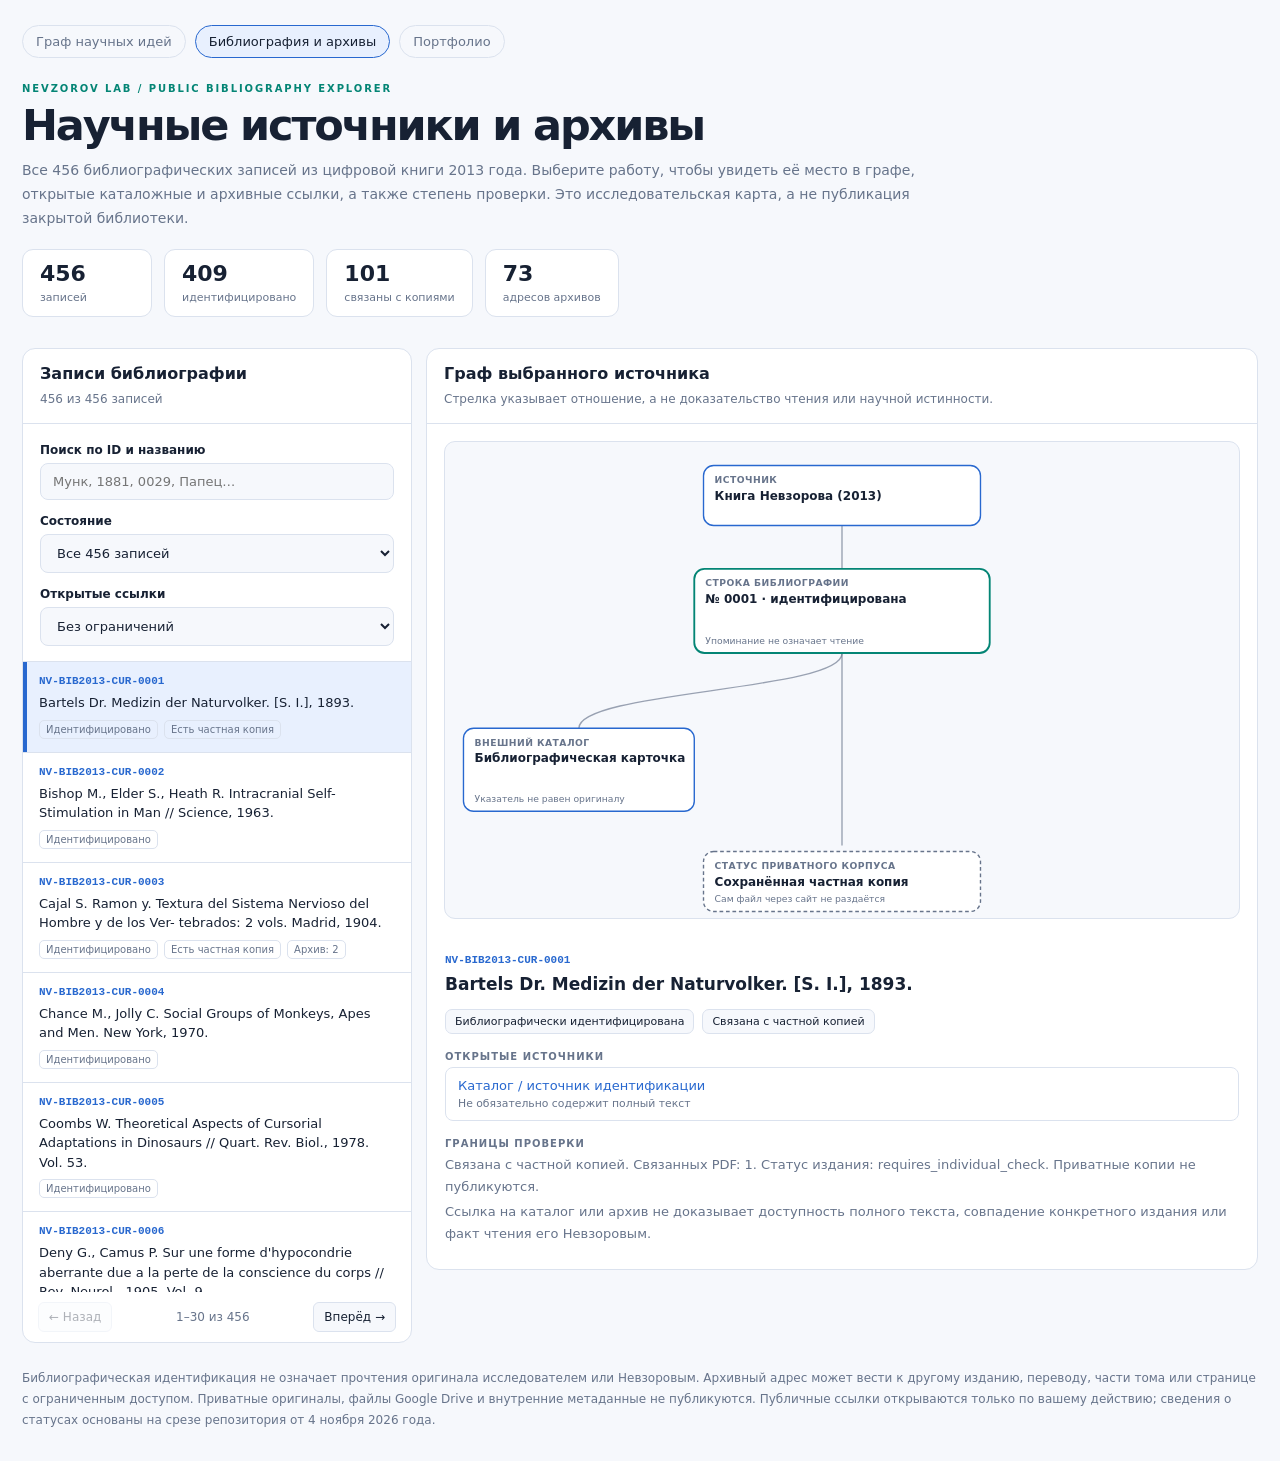
<file: web/nevzorov-science/bibliography.html>
<!doctype html>
<html lang="ru">
<head>
<meta charset="utf-8">
<meta name="viewport" content="width=device-width,initial-scale=1">
<meta name="description" content="Граф библиографических источников книги Александра Невзорова 2013 года: 456 записей, научные каталоги, открытые архивы и статусы проверки.">
<meta name="color-scheme" content="light dark">
<title>Научные источники · Nevzorov Lab</title>
<style>
:root{color-scheme:light dark;--bg:#f6f8fc;--paper:#fff;--ink:#172133;--muted:#67748b;--line:#dbe2ee;--accent:#2868cf;--accentlight:#e8f0fe;--teal:#048575;--amber:#946314}
@media(prefers-color-scheme:dark){:root{--bg:#0b1323;--paper:#152135;--ink:#f1f5fe;--muted:#a0b0c6;--line:#33435d;--accent:#90bfff;--accentlight:#1d3656;--teal:#79d7c3;--amber:#f9c777}}
*{box-sizing:border-box}body{margin:0;background:var(--bg);color:var(--ink);font-family:system-ui,-apple-system,"Segoe UI",sans-serif}
a{color:var(--accent)}button,input,select{font:inherit}button{cursor:pointer}
header{max-width:1440px;margin:auto;padding:25px 22px 13px}
nav{display:flex;flex-wrap:wrap;align-items:center;gap:9px;font-size:13px}
nav a{color:var(--muted);text-decoration:none;border:1px solid var(--line);border-radius:999px;padding:8px 13px}
nav a[aria-current=page]{color:var(--ink);background:var(--accentlight);border-color:var(--accent)}
.kicker{font-size:10px;letter-spacing:.19em;text-transform:uppercase;font-weight:850;color:var(--teal);margin-top:25px}
h1{font-size:clamp(25px,4vw,43px);letter-spacing:-.05em;line-height:1.1;margin:8px 0}
.intro{color:var(--muted);font-size:14px;line-height:1.7;max-width:920px;margin:10px 0 17px}
.stats{display:flex;gap:12px;flex-wrap:wrap;margin:18px 0}
.stat{background:var(--paper);border:1px solid var(--line);border-radius:11px;min-width:130px;padding:11px 17px}
.stat strong{font-size:22px;display:block;font-variant-numeric:tabular-nums}
.stat span{font-size:11px;color:var(--muted)}
main{max-width:1440px;margin:auto;padding:0 22px 25px;display:grid;grid-template-columns:minmax(320px,390px) minmax(0,1fr);gap:14px;align-items:start}
.panel{background:var(--paper);border:1px solid var(--line);border-radius:13px;overflow:hidden}
.sidehead,.panelhead{padding:15px 17px;border-bottom:1px solid var(--line)}
.panelhead h2,.sidehead h2{font-size:16px;margin:0 0 5px}
.help{font-size:12px;color:var(--muted);line-height:1.55}
.filters{padding:15px 17px;display:grid;gap:10px;border-bottom:1px solid var(--line)}
label{font-size:12px;font-weight:700}
input[type=search],select{display:block;width:100%;margin-top:5px;border:1px solid var(--line);border-radius:8px;padding:10px 12px;background:var(--bg);color:var(--ink);font-size:13px}
.results{max-height:630px;overflow-y:auto}
.result{display:block;width:100%;text-align:left;background:transparent;border:0;border-bottom:1px solid var(--line);padding:13px 16px;color:var(--ink)}
.result:hover,.result:focus-visible{background:var(--accentlight);outline:none}
.result[aria-selected=true]{background:var(--accentlight);box-shadow:inset 4px 0 0 var(--accent)}
.rid{font:750 11px ui-monospace,Consolas,monospace;color:var(--accent);margin-bottom:6px}
.citation{font-size:13px;line-height:1.5;display:-webkit-box;-webkit-line-clamp:3;-webkit-box-orient:vertical;overflow:hidden}
.pills{display:flex;flex-wrap:wrap;gap:6px;margin-top:7px}
.pill{font-size:10px;color:var(--muted);border:1px solid var(--line);padding:3px 6px;border-radius:5px}
.pager{display:flex;align-items:center;justify-content:space-between;padding:10px 15px;gap:8px}
.pager button{padding:7px 10px;border-radius:6px;background:var(--bg);border:1px solid var(--line);color:var(--ink);font-size:12px}
.pager button:disabled{opacity:.35;cursor:default}
.workspace{min-width:0}
.workpad{padding:17px}
.svg-wrap{overflow-x:auto;background:var(--bg);border:1px solid var(--line);border-radius:11px}
svg{display:block;min-width:570px;width:100%;height:auto}
.graph-line{stroke:var(--muted);stroke-width:1.5;stroke-opacity:.65;fill:none}
.graph-node{fill:var(--paper);stroke:var(--line);stroke-width:1.5}
.graph-node.book{stroke:var(--accent)}.graph-node.entry{stroke:var(--teal);stroke-width:2}
.graph-node.catalog{stroke:var(--accent)}.graph-node.archive{stroke:var(--teal)}.graph-node.viewer{stroke:var(--amber)}.graph-node.copy{stroke:var(--muted);stroke-dasharray:4 3}
.svg-type{fill:var(--muted);font-size:10px;font-weight:700;letter-spacing:.05em}.svg-label{fill:var(--ink);font-size:13px;font-weight:650}
.svg-caption{fill:var(--muted);font-size:10px}
.detail{padding:18px 18px 21px}
.detail h3{font-size:17px;line-height:1.45;margin:6px 0 13px}
.key{color:var(--muted);font-size:10px;letter-spacing:.1em;text-transform:uppercase;font-weight:800;margin:17px 0 5px}
.info{font-size:13px;line-height:1.65;margin:4px 0;color:var(--ink)}
.info.muted{color:var(--muted)}
.linklist{display:flex;flex-direction:column;gap:8px}
.linklist a{display:block;font-size:13px;padding:10px 12px;border:1px solid var(--line);border-radius:8px;text-decoration:none;overflow-wrap:anywhere}
.linklist a:hover{background:var(--accentlight)}
.linklist small{display:block;color:var(--muted);margin-top:4px}
.statusline{display:flex;flex-wrap:wrap;gap:8px}
.flag{display:inline-block;font-size:11px;padding:5px 9px;border:1px solid var(--line);border-radius:7px;background:var(--bg)}
.disclaimer{max-width:1440px;padding:0 22px 30px;color:var(--muted);font-size:12px;line-height:1.75;margin:auto}
@media(max-width:960px){main{grid-template-columns:1fr}.results{max-height:300px}.filters{grid-template-columns:1fr 1fr;align-items:end}.filters>:first-child{grid-column:1/-1}}
@media(max-width:520px){header{padding:17px 12px 10px}main{padding:0 9px 20px}.stat{min-width:0;flex:1}.stats{gap:6px}.stat{padding:10px}.stat strong{font-size:18px}.filters{padding:12px;gap:8px}.workpad,.detail{padding:12px}.disclaimer{padding:0 12px 22px}}
</style>
</head>
<body>
<header>
<nav><a href="./">Граф научных идей</a><a href="bibliography.html" aria-current="page">Библиография и архивы</a><a href="https://dmitry-dev-pet.github.io/">Портфолио</a></nav>
<div class="kicker">Nevzorov Lab / Public bibliography explorer</div>
<h1>Научные источники и архивы</h1>
<p class="intro">Все 456 библиографических записей из цифровой книги 2013 года. Выберите работу, чтобы увидеть её место в графе, открытые каталожные и архивные ссылки, а также степень проверки. Это исследовательская карта, а не публикация закрытой библиотеки.</p>
<div class="stats" aria-label="Объём библиографии">
<div class="stat"><strong id="stat-total">456</strong><span>записей</span></div>
<div class="stat"><strong id="stat-confirmed">409</strong><span>идентифицировано</span></div>
<div class="stat"><strong id="stat-linked">101</strong><span>связаны с копиями</span></div>
<div class="stat"><strong id="stat-archive">—</strong><span>адресов архивов</span></div>
</div>
</header>
<main>
<section class="panel" aria-label="Поиск по библиографии">
<div class="sidehead"><h2>Записи библиографии</h2><span id="count" class="help">Загрузка публичных данных…</span></div>
<div class="filters">
<div><label for="search">Поиск по ID и названию</label><input type="search" id="search" placeholder="Мунк, 1881, 0029, Папец…"></div>
<div><label for="status">Состояние</label><select id="status"><option value="all">Все 456 записей</option><option value="confirmed">Идентифицированы</option><option value="candidate">Требуют уточнения</option><option value="linked">Есть связь с копией</option><option value="partial">Частичная/смежная</option><option value="missing">Копия не установлена</option></select></div>
<div><label for="links">Открытые ссылки</label><select id="links"><option value="all">Без ограничений</option><option value="catalog">Есть каталожная ссылка</option><option value="archive">Есть архивный экземпляр</option><option value="viewer">Есть путь к просмотру</option></select></div>
</div>
<div id="results" class="results" role="listbox" aria-label="Найденные библиографические записи"></div>
<div class="pager"><button type="button" id="prev">← Назад</button><span id="page-label" class="help"></span><button type="button" id="next">Вперёд →</button></div>
</section>
<section class="panel workspace" id="selected-entry" aria-label="Граф отдельной записи">
<div class="panelhead"><h2>Граф выбранного источника</h2><span class="help">Стрелка указывает отношение, а не доказательство чтения или научной истинности.</span></div>
<div class="workpad">
<div class="svg-wrap"><svg id="focus-graph" viewBox="0 0 860 515" role="img" aria-label="Книга, цитируемая работа, публичный каталог, архив, просмотр и закрытая копия"><g id="graph-lines"></g><g id="graph-nodes"></g></svg></div>
</div>
<div class="detail" id="detail" aria-live="polite"><p class="help">Выберите строку библиографии слева.</p></div>
</section>
</main>
<p class="disclaimer">Библиографическая идентификация не означает прочтения оригинала исследователем или Невзоровым. Архивный адрес может вести к другому изданию, переводу, части тома или странице с ограниченным доступом. Приватные оригиналы, файлы Google Drive и внутренние метаданные не публикуются. Публичные ссылки открываются только по вашему действию; сведения о статусах основаны на срезе репозитория от 4 ноября 2026 года.</p>
<script src="bibliography.js" defer></script>
</body>
</html>
</file>
<file: web/styles.css>
:root{--paper:#f8f7f4;--white:#fff;--ink:#182722;--muted:#58635e;--line:#dbdfd9;--accent:#c8f187;--accent-dark:#446343;--deep:#182e27;--soft:#edf1eb;--radius:15px;--width:1240px}*{box-sizing:border-box}html{scroll-behavior:smooth;scroll-padding-top:100px}body{margin:0;color:var(--ink);background:var(--paper);font-family:Inter,"Avenir Next",Avenir,system-ui,-apple-system,BlinkMacSystemFont,"Segoe UI",sans-serif;-webkit-font-smoothing:antialiased}body,button,input{font-size:16px}button,input{font:inherit}button{cursor:pointer}a{color:inherit;text-decoration:none}a:focus-visible,button:focus-visible,input:focus-visible{outline:3px solid #8baa55;outline-offset:4px}.shell{max-width:var(--width);padding:0 44px;margin:auto}.sr-only{position:absolute;clip:rect(0,0,0,0);overflow:hidden;width:1px;height:1px;white-space:nowrap}.skip-link{position:absolute;left:16px;top:-70px;z-index:999;padding:12px 18px;background:var(--accent)}.skip-link:focus{top:16px}.site-header{height:94px;background:rgba(248,247,244,.96);border-bottom:1px solid var(--line);position:relative;z-index:20}.header-content{display:flex;align-items:center;justify-content:space-between;height:100%;gap:24px}.wordmark{display:inline-flex;align-items:center;gap:14px;min-width:max-content}.mark{display:flex;align-items:center;gap:2px;justify-content:center;width:44px;height:44px;border-radius:12px;background:var(--ink);font-weight:800;font-size:15px;color:#fff;letter-spacing:-2px}.mark-dot{width:6px;height:6px;border-radius:50%;background:var(--accent);align-self:flex-end;margin:0 1px 10px}.wordmark-text{font-size:14px;font-weight:750;letter-spacing:-.02em;line-height:1.2}.wordmark-sub{display:block;font-size:9px;letter-spacing:.16em;color:#718078;font-weight:650;margin-top:5px}.desktop-nav{display:flex;gap:34px;align-items:center;margin-left:auto}.desktop-nav a{font-size:13px;color:#4f5d56;font-weight:600;transition:color .15s}.desktop-nav a:hover,.about-links a:hover,.text-link:hover{color:#66853c}.nav-actions{display:flex;align-items:center;gap:16px}.language-toggle{border:1px solid var(--line);border-radius:100px;background:transparent;min-height:36px;min-width:48px;padding:0 10px;color:#44554a;font-size:12px;font-weight:700;letter-spacing:.04em}.language-toggle:hover{background:#eaf1e7}.header-github{font-weight:700;font-size:13px;white-space:nowrap;border-bottom:1px solid #8a9a8d;padding-bottom:4px}.header-github span{margin-left:8px}.hero{padding-top:86px;padding-bottom:102px;display:grid;grid-template-columns:minmax(0,1.05fr) minmax(350px,.95fr);gap:65px;align-items:center}.eyebrow{display:flex;align-items:center;gap:12px;font-size:11px;letter-spacing:.17em;text-transform:uppercase;color:#607366;font-weight:800}.eyebrow-line{width:24px;height:2px;background:#8da877;flex-shrink:0}.hero h1{font-size:clamp(4.2rem,7.3vw,7.1rem);line-height:1.02;letter-spacing:-.073em;margin:31px 0 25px;font-weight:650}h1 em,h2 em{font-family:Georgia,"Times New Roman",serif;font-style:italic;font-weight:400;letter-spacing:-.065em;color:#6b8b65}.hero-description{max-width:540px;font-size:clamp(17px,2vw,19px);line-height:1.7;color:var(--muted);margin:0}.hero-actions{margin-top:38px;display:flex;gap:30px;align-items:center;flex-wrap:wrap}.button{display:inline-flex;align-items:center;justify-content:center;gap:28px;padding:15px 20px;border-radius:6px;font-size:13px;font-weight:750;min-height:51px}.primary-button{background:var(--deep);color:white;box-shadow:0 6px 0 rgba(24,46,39,.06);transition:transform .2s,background .2s}.primary-button:hover{background:#325547;transform:translateY(-2px)}.primary-button>span:last-child{color:var(--accent);font-size:19px}.text-link{display:inline-flex;align-items:center;gap:14px;font-size:13px;font-weight:750;border-bottom:1px solid #6e8074;padding-bottom:6px}.text-link span:last-child{font-size:18px;font-weight:400}.hero-summary{display:flex;flex-wrap:wrap;gap:10px;margin-top:62px}.hero-summary span{font-size:10px;color:#69766e;letter-spacing:.11em;font-weight:750;padding:9px 12px;border:1px solid #dde2dc;border-radius:4px}.hero-art{height:510px;overflow:hidden;position:relative;background:#e8eee5;border:1px solid #dbe3d7;border-radius:12px;isolation:isolate}.art-grid{position:absolute;inset:0;background-image:linear-gradient(#6f92621a 1px,transparent 1px),linear-gradient(90deg,#6f92621a 1px,transparent 1px);background-size:31px 31px;mask-image:radial-gradient(ellipse at center,#000 40%,transparent 90%)}.orbit{border:1px solid #7e9c87;position:absolute;left:50%;top:50%;border-radius:50%;transform:translate(-50%,-50%) rotate(-27deg)}.orbit-outer{width:370px;height:370px;border-style:dashed;border-color:#8cad887d;animation:turn 65s linear infinite}.orbit-mid{width:282px;height:282px;border:1.5px solid #73977e;animation:turn-reverse 46s linear infinite}.orbit-inner{width:190px;height:190px;background:#dbe6d8a6;border-color:#a7bda9}.orbit-node{position:absolute;display:block;border-radius:50%;background:#5c826c}.orbit-node-a{width:13px;height:13px;top:36px;left:55px}.orbit-node-b{width:8px;height:8px;bottom:65px;right:28px;background:#acd96a}.orbit-node-c{width:22px;height:22px;top:7px;left:75px;background:var(--deep);border:5px solid #b8d0a8}.art-core{position:absolute;width:112px;height:112px;top:50%;left:50%;transform:translate(-50%,-50%);border-radius:28px;background:var(--deep);display:flex;align-items:center;justify-content:center;z-index:4;box-shadow:0 18px 40px #20413627}.art-core span{font-weight:800;color:#d9f6b4;font-size:29px;letter-spacing:-.1em}.art-core i{width:8px;height:8px;background:var(--accent);border-radius:50%;position:absolute;right:14px;top:14px}.art-axis{position:absolute;background:#a6bba76e;z-index:0}.axis-v{width:1px;height:100%;left:50%;top:0}.axis-h{width:100%;height:1px;left:0;top:50%}.art-label{position:absolute;z-index:4;font-size:9px;font-weight:800;letter-spacing:.18em;color:#647f6b}.top-label{left:25px;top:28px}.bottom-label{right:25px;bottom:26px}.manifesto{background:var(--deep);color:#f6f6ed}.manifesto-inner{min-height:215px;display:grid;grid-template-columns:180px 1fr 60px;gap:44px;align-items:center}.manifesto-marker{font-size:10px;font-weight:750;letter-spacing:.15em;color:#9fcf8b}.manifesto p{font-size:clamp(21px,2.5vw,30px);line-height:1.48;letter-spacing:-.03em;margin:0;max-width:760px;font-weight:450}.manifesto-decoration{font-size:55px;color:var(--accent);font-weight:200}.section{padding-top:108px;padding-bottom:110px}.section-heading{display:flex;justify-content:space-between;align-items:end;gap:40px;margin-bottom:47px}.section-heading h2{font-size:clamp(2.5rem,5vw,4.5rem);letter-spacing:-.065em;font-weight:650;line-height:1.12;margin:18px 0 0}.period{color:#9cba76}.section-intro{max-width:285px;color:#68736c;font-size:14px;line-height:1.7;margin:0 0 4px}.featured-grid{display:grid;grid-template-columns:repeat(12,minmax(0,1fr));gap:20px}.featured-card{grid-column:span 4;border:1px solid #e0e3dc;border-radius:var(--radius);background:white;overflow:hidden;display:flex;flex-direction:column;min-height:442px;transition:box-shadow .22s,transform .22s}.featured-card:nth-child(1),.featured-card:nth-child(2){grid-column:span 6;min-height:486px}.featured-card:hover{transform:translateY(-4px);box-shadow:0 18px 45px rgba(29,49,38,.09)}.featured-art{height:182px;position:relative;overflow:hidden;background:#e5ede6;border-bottom:1px solid #dde6d9}.featured-card:nth-child(1) .featured-art,.featured-card:nth-child(2) .featured-art{height:220px}.featured-art:after{content:"";position:absolute;inset:0;z-index:0;background-image:linear-gradient(#ffffff44 1px,transparent 1px),linear-gradient(90deg,#ffffff44 1px,transparent 1px);background-size:24px 24px}.featured-art .art-symbol{position:absolute;left:50%;top:51%;transform:translate(-50%,-50%);font-size:clamp(100px,15vw,160px);line-height:1;font-family:Georgia,serif;color:#ffffffc0;text-shadow:0 10px 30px #0000000f;z-index:1}.featured-art .art-index{position:absolute;left:22px;top:21px;z-index:2;font-size:10px;letter-spacing:.12em;font-weight:750;color:#335040}.featured-art .art-type{position:absolute;right:22px;bottom:17px;z-index:2;font-size:10px;font-weight:750;letter-spacing:.09em;color:#365241}.art-agents{background:radial-gradient(circle at 70% 30%,#d1eebe 0,#b3d7b7 40%,#ddece0 100%)}.art-tools{background:linear-gradient(130deg,#d5e2f1,#f0dfbf)}.art-science{background:linear-gradient(130deg,#d6dcf2,#b7d2ca)}.art-visual{background:linear-gradient(130deg,#e8d3c0,#e9e6ca)}.art-research{background:linear-gradient(130deg,#ded5ec,#bfdadd)}.art-experiments{background:linear-gradient(130deg,#e0e3da,#d2e2cd)}.featured-body{padding:25px 27px 27px;flex:1;display:flex;flex-direction:column}.card-meta{display:flex;align-items:center;flex-wrap:wrap;gap:10px;color:#7c887e;font-weight:750;letter-spacing:.09em;text-transform:uppercase;font-size:10px}.card-meta .card-category{color:#587757}.card-meta .meta-dot{width:3px;height:3px;background:#9eaba1;border-radius:100%}.featured-body h3{font-size:clamp(22px,2.4vw,29px);letter-spacing:-.045em;line-height:1.17;margin:15px 0 12px;font-weight:700}.card-copy{font-size:14px;line-height:1.67;color:#657168;margin:0}.card-bottom{display:flex;justify-content:space-between;align-items:center;gap:18px;margin-top:auto;padding-top:27px}.tech-tags{display:flex;gap:6px;flex-wrap:wrap;min-width:0}.tech-tag{display:inline-block;color:#52675a;border:1px solid #e3e9e0;background:#f3f6f0;padding:5px 8px;border-radius:4px;font-size:10px;font-weight:650}.card-links{display:flex;gap:13px;align-items:center;flex-shrink:0}.card-links a{font-size:12px;font-weight:800;border-bottom:1px solid #b3c1b0;padding-bottom:4px;white-space:nowrap}.card-links a:hover{color:#53804c}.catalog-section{background:#eff2ed;border-top:1px solid #e0e5dc;border-bottom:1px solid #dbe2d7}.catalog-heading{margin-bottom:35px}.catalog-controls{display:flex;justify-content:space-between;gap:25px;align-items:center;flex-wrap:wrap}.filter-row{display:flex;align-items:center;gap:7px;flex-wrap:wrap}.filter-btn{font-size:12px;font-weight:700;padding:11px 13px;background:transparent;border:1px solid #d1dcd0;border-radius:50px;color:#62736a;white-space:nowrap;transition:background .15s}.filter-btn:hover{background:#e0e9dc}.filter-btn.active{background:var(--deep);border-color:var(--deep);color:#fff}.search-wrap{position:relative;min-width:235px;flex-shrink:0}.search-icon{position:absolute;left:14px;top:3px;font-size:27px;color:#8a9b8e}.search-wrap input{width:100%;border:1px solid #d4dfd2;border-radius:6px;background:#fcfdfa;color:var(--ink);height:43px;padding:0 13px 0 39px;outline-offset:2px;font-size:12px}.search-wrap input::placeholder{color:#7f8d84}.catalog-meta{display:flex;justify-content:space-between;align-items:center;gap:20px;margin:25px 0 17px;color:#748478;font-size:12px}.support-toggle{display:inline-flex;align-items:center;gap:9px;cursor:pointer}.support-toggle input{accent-color:#2d5240;width:15px;height:15px}.catalog-grid{display:grid;grid-template-columns:repeat(3,minmax(0,1fr));gap:12px}.catalog-card{min-height:211px;border:1px solid #dde5da;background:#fff;border-radius:9px;padding:23px;display:flex;flex-direction:column;transition:transform .15s,border-color .15s}.catalog-card:hover{border-color:#abc3a5;transform:translateY(-2px)}.catalog-card-top{display:flex;align-items:center;justify-content:space-between;gap:12px}.category-pill{font-size:10px;text-transform:uppercase;letter-spacing:.075em;font-weight:750;color:#668165}.repo-icon{height:29px;width:29px;display:flex;justify-content:center;align-items:center;border:1px solid #d5e3d3;border-radius:9px;font-size:15px;background:#f5f8f2;color:#6d916d}.catalog-card h3{font-size:19px;line-height:1.2;letter-spacing:-.038em;margin:16px 0 8px;font-weight:730}.catalog-card p{font-size:12.5px;line-height:1.65;color:#68786a;margin:0;flex:1}.catalog-card-footer{display:flex;gap:12px;justify-content:space-between;align-items:center;flex-wrap:wrap;margin-top:21px;font-size:11px}.catalog-card-footer .language{color:#8d988c;font-size:10px}.catalog-card-footer a{font-weight:750;color:#385f47}.catalog-card-footer a:hover{text-decoration:underline}.catalog-card-footer .links{display:flex;gap:12px}.label-small{display:inline-block;padding:3px 6px;border-radius:3px;background:#f2f4ef;font-size:9px;text-transform:uppercase;letter-spacing:.06em;color:#788475;font-weight:700}.no-results{text-align:center;color:#76867a;padding:60px 0}.loading-state{padding:50px 0;color:#6e7e73}.about-section{padding:104px 0 112px;background:#f8f7f4}.about-grid{display:grid;grid-template-columns:1fr 1fr;gap:100px}.about-grid h2{font-weight:650;line-height:1.11;letter-spacing:-.06em;font-size:clamp(2.6rem,5.2vw,5rem);margin:20px 0 0}.about-text{padding-top:37px}.about-text p{font-size:17px;line-height:1.8;letter-spacing:-.01em;color:#657268;margin:0}.about-links{display:flex;gap:22px;flex-wrap:wrap;margin-top:31px}.about-links a{border-bottom:1px solid #b5c4b7;padding-bottom:5px;font-size:12px;font-weight:750}.site-footer{background:var(--deep);color:#f8f7f4;padding:35px 0}.footer-inner{display:flex;align-items:center;justify-content:space-between;gap:24px}.footer-identity{font-weight:750;font-size:13px}.footer-identity span{font-weight:400;color:#8fa99a}.footer-right{display:flex;gap:31px;align-items:center;font-size:11px;color:#9bac9c}.footer-right a:hover{color:var(--accent)}@keyframes turn{to{transform:translate(-50%,-50%) rotate(333deg)}}@keyframes turn-reverse{to{transform:translate(-50%,-50%) rotate(-387deg)}}@media(max-width:1150px){.shell{padding:0 28px}.hero{gap:28px}.hero-art{height:470px}.featured-card:nth-child(n){grid-column:span 6;min-height:442px}.featured-card:nth-child(n) .featured-art{height:188px}.catalog-grid{grid-template-columns:repeat(2,minmax(0,1fr))}.manifesto-inner{grid-template-columns:135px 1fr 40px;gap:22px}}@media(max-width:800px){.site-header{height:80px}.desktop-nav{display:none}.header-github{display:none}.hero{grid-template-columns:1fr;padding-top:63px;padding-bottom:65px;gap:45px}.hero h1{font-size:clamp(4rem,11vw,6.4rem)}.hero-art{height:320px;max-width:100%}.orbit-outer{width:290px;height:290px}.orbit-mid{width:220px;height:220px}.orbit-inner{width:158px;height:158px}.art-core{width:88px;height:88px;border-radius:20px}.hero-summary{margin-top:44px}.manifesto-inner{grid-template-columns:1fr;gap:15px;padding-top:37px;padding-bottom:40px}.manifesto-decoration{display:none}.manifesto p{font-size:24px}.section{padding:80px 0}.section-heading{align-items:start;flex-direction:column;gap:15px;margin-bottom:30px}.section-intro{max-width:560px}.about-grid{grid-template-columns:1fr;gap:20px}.about-section{padding:75px 0}.about-text{padding-top:0}}@media(max-width:590px){.shell{padding-left:20px;padding-right:20px}.wordmark{gap:10px}.wordmark-text{font-size:12px}.wordmark-sub{font-size:8px}.mark{height:41px;width:41px}.language-toggle{min-width:43px}.hero{padding-top:48px;gap:32px}.hero h1{font-size:clamp(3.75rem,13.2vw,5.2rem);margin:24px 0 23px;line-height:1.02}.hero-description{font-size:16px}.hero-actions{gap:24px;margin-top:26px}.hero-summary{margin-top:34px;gap:7px}.hero-summary span{font-size:9px;padding:7px}.hero-art{height:270px}.orbit-outer{width:256px;height:256px}.orbit-mid{width:194px;height:194px}.orbit-inner{width:138px;height:138px}.art-core{width:76px;height:76px}.art-core span{font-size:22px}.art-label{font-size:8px}.manifesto p{font-size:21px}.section{padding:64px 0}.section-heading h2{font-size:2.8rem}.featured-grid{display:grid;grid-template-columns:1fr;gap:15px}.featured-card:nth-child(n){grid-column:auto;min-height:390px}.featured-card:nth-child(n) .featured-art{height:175px}.featured-body{padding:22px}.featured-body h3{font-size:24px}.card-bottom{align-items:flex-start;flex-direction:column;gap:15px}.catalog-grid{grid-template-columns:1fr}.catalog-controls{gap:20px}.filter-row{gap:6px}.filter-btn{font-size:11px;padding:9px 10px}.search-wrap{width:100%;flex:1}.catalog-meta{align-items:start;flex-direction:column;gap:12px}.catalog-card{min-height:180px}.about-grid h2{font-size:2.95rem}.footer-inner{align-items:flex-start;flex-direction:column}.footer-right{align-items:start;gap:12px;flex-direction:column}}@media(prefers-reduced-motion:reduce){*,*:before,*:after{scroll-behavior:auto!important;animation:none!important;transition:none!important}}

.related-links{margin-top:15px;border-top:1px solid #eef0eb;padding-top:11px;color:#607869;font-size:11px}.related-links summary{cursor:pointer;font-weight:750}.related-links>div{display:flex;flex-wrap:wrap;gap:10px;margin-top:11px}.related-links a{color:#3c6949;text-decoration:underline;text-decoration-color:#bdcbbd;text-underline-offset:3px}

.license-note{margin:31px 0 0;font-size:11px;color:#7d8c7f;line-height:1.6;max-width:670px}

.implementation-details .implementation-content{flex-direction:column;align-items:flex-start;gap:9px;line-height:1.5}.implementation-details .implementation-content a{align-self:flex-start;font-weight:700}
</file>
